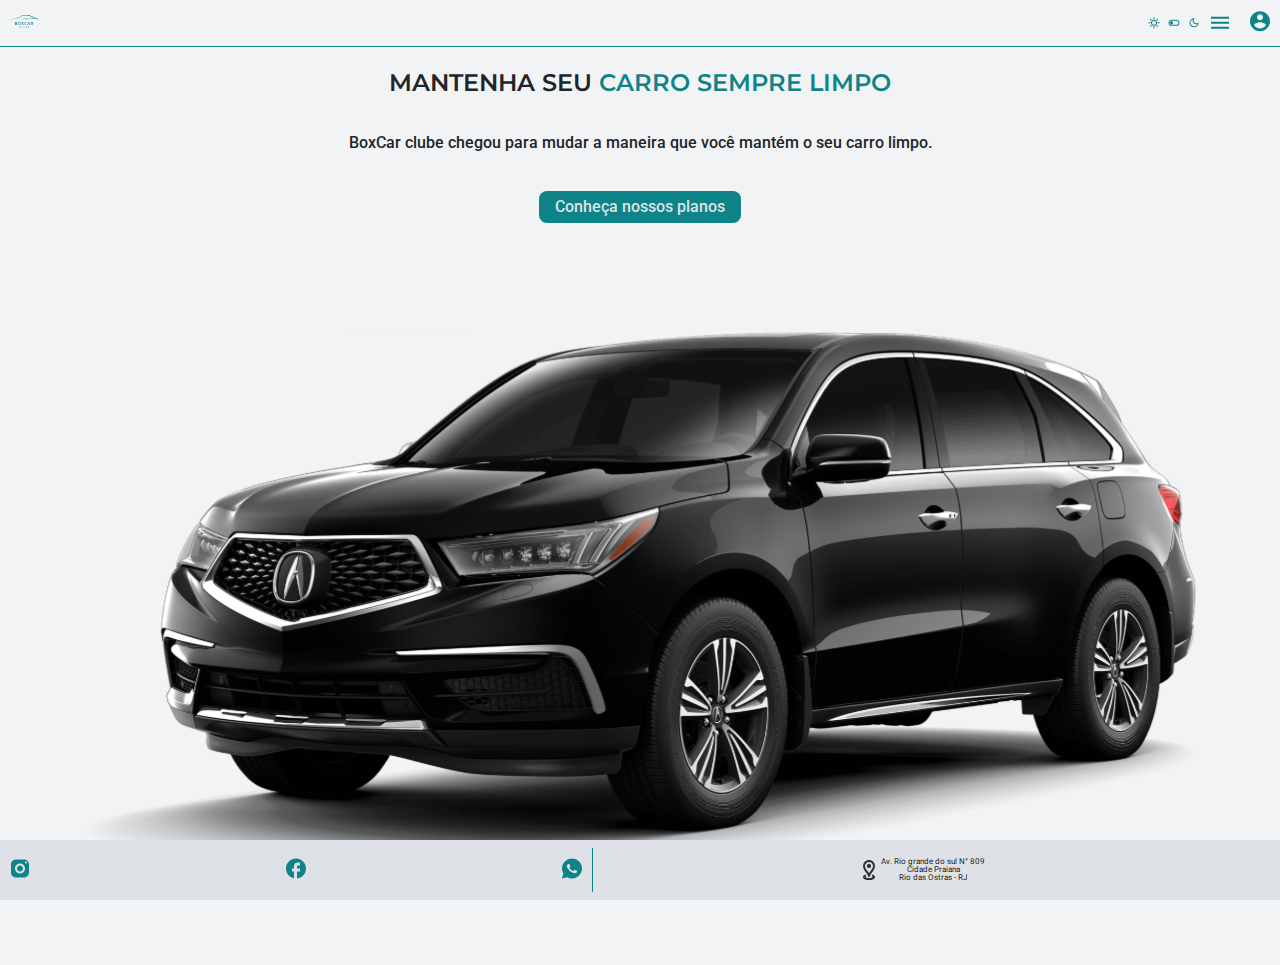
<file: index.html>
<!DOCTYPE html>
<html lang="pt-br">
<head>
    <meta charset="UTF-8">
    <meta name="viewport" content="width=device-width, initial-scale=1.0">
    <link rel="stylesheet" href="./styles/reset.css">
    <link rel="stylesheet" href="./styles/style.css">
    <title>BoxCar clube</title>
</head>
<body>
    <header>
        <a href="index.html"><img class="icon" src="./assets/boxcar_logo.svg" alt="Logo"></a>
        <nav id="navbar" class="hidden navbar">
            <ul class="navbar__links">
                <li><a class="active" href="index.html">Home</a></li>
                <li><a href="#">Planos</a></li>
                <li><a href="#">Contato</a></li>
            </ul>
        </nav>
        <div class="menu">
            <img id="theme" class="light" src="./assets/light_mode.svg" alt="">
            <img id="menuButton" class="icon" src="./assets/menu_icon.svg" alt="Menu">
            <a href="login.html"><img id="loginButton" class="icon" src="./assets/account_icon.svg" alt="Conta"></a>
        </div>
    </header>
    <main class="pag">
        <h1 class="title">MANTENHA SEU <strong>CARRO SEMPRE LIMPO</strong></h1>
        <h2 class="subtitle">BoxCar clube chegou para mudar a maneira que você mantém o seu carro limpo.</h2>
        <a class="buttons" href="#">Conheça nossos planos</a>
        <img class="carro" src="./assets/car.svg" alt="Imagem de um carro">

    </main>
    <footer class="rodape">
        <div class="social">
            <a href="#"><img src="./assets/Instagram.svg" alt=""></a>
            <a href="#"><img src="./assets/Facebook.svg" alt=""></a>
            <a href="#"><img src="./assets/WhatsApp.svg" alt=""></a>
        </div>
        <div class="address">
            <img id="address" src="./assets/distance.svg" alt="">
            <a class="location" href="#">Av. Rio grande do sul N° 809 <br>
                Cidade Praiana <br>
                Rio das Ostras - RJ</a>

        </div>

    </footer>
    <script src="main.js"></script>
</body>
</html>
</file>
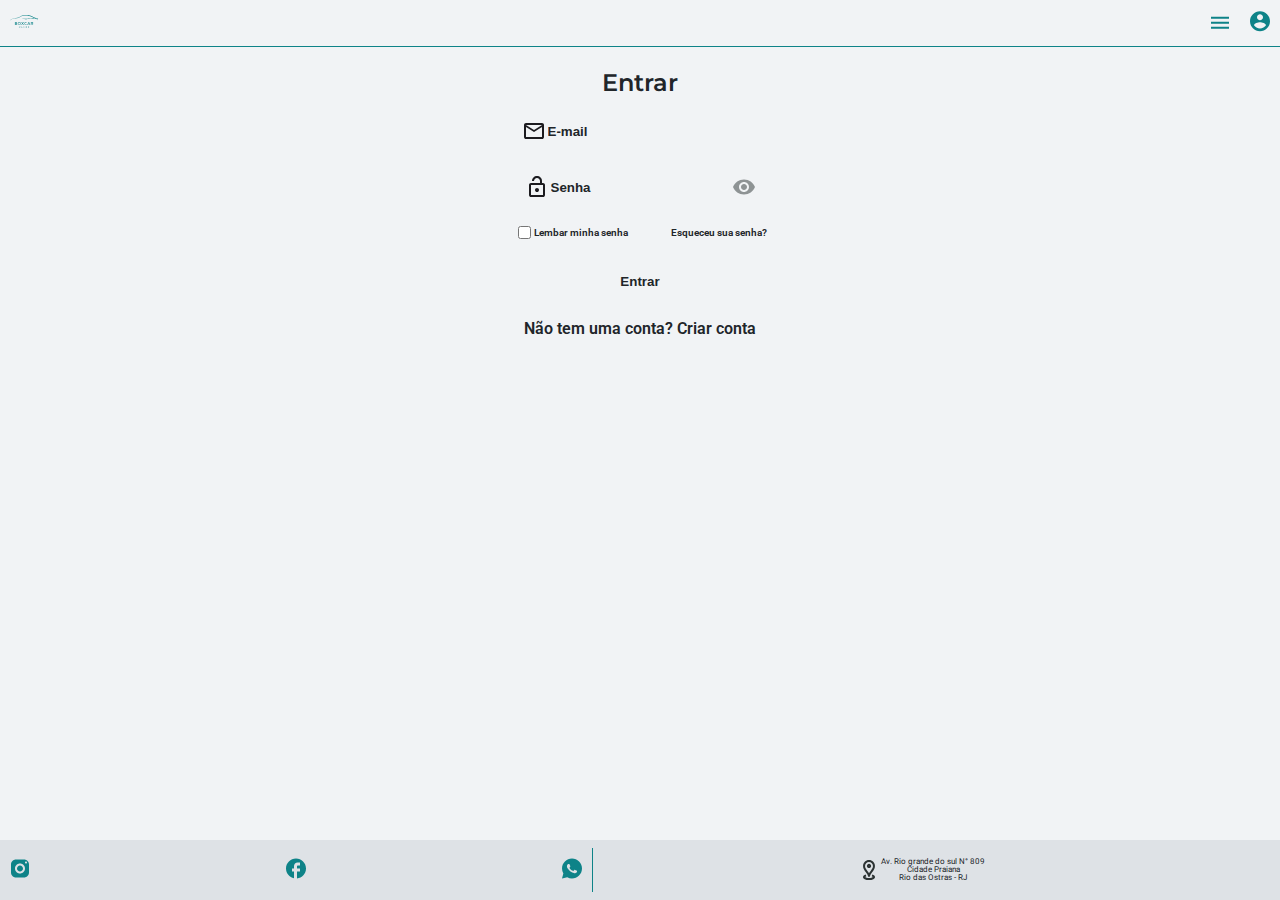
<file: login.html>
<!DOCTYPE html>
<html lang="pt-br">
<head>
    <meta charset="UTF-8">
    <meta name="viewport" content="width=device-width, initial-scale=1.0">
    <link rel="stylesheet" href="./styles/reset.css">
    <link rel="stylesheet" href="./styles/style.css">
    <title>BoxCar clube</title>
</head>
<body>
    <header>
        <a href="index.html"><img class="icon" src="./assets/boxcar_logo.svg" alt="Logo"></a>
        <nav id="navbar" class="hidden navbar">
            <ul class="navbar__links">
                <li><a class="active" href="index.html">Home</a></li>
                <li><a href="#">Planos</a></li>
                <li><a href="#">Contato</a></li>
            </ul>
        </nav>
        <div class="menu">
            <img id="menuButton" class="icon" src="./assets/menu_icon.svg" alt="Menu">
            <a href="login.html"><img id="loginButton" class="icon" src="./assets/account_icon.svg" alt="Conta"></a>
        </div>
    </header>
    <main class="pag">
        <div>
            <form action="">
                <h1 class="title">Entrar</h1>
                <div class="input-box">
                    <img src="./assets/mail_icon.svg" alt="">
                    <input class="email" type="email" name="" id="" placeholder="E-mail">
                </div>
                <div class="input-box">
                    <img src="./assets/password_icon.svg" alt="">
                    <input type="password" name="" id="senha" placeholder="Senha">
                    <img id="shomeMePassword" src="assets/show_me_password.svg" alt="">
                </div>
                <div class="option__password">
                <div class="option__password__checkbox">
                <input type="checkbox" name="" id=""> <h2 class="option__text">Lembar minha senha </h2>
                </div>
                <a class="option__text link" href="#">Esqueceu sua senha?</a>
                </div>
                <button class="entrar" type="submit">Entrar</button>
                <div>
                <h2 class="option__text destaque ">Não tem uma conta? <a class="option__text destaque link" href="#">Criar conta</a></h2>
                </div>
                
                
            </form>
        </div>
    </main>
    <footer class="rodape">
        <div class="social">
            <a href="#"><img src="./assets/Instagram.svg" alt=""></a>
            <a href="#"><img src="./assets/Facebook.svg" alt=""></a>
            <a href="#"><img src="./assets/WhatsApp.svg" alt=""></a>
        </div>
        <div class="address">
            <img src="./assets/distance.svg" alt="">
            <a class="location" href="#">Av. Rio grande do sul N° 809 <br>
                Cidade Praiana <br>
                Rio das Ostras - RJ</a>

        </div>

    </footer>
    <script src="main.js"></script>
</body>
</html>
</file>
<file: styles/style.css>
@import url(login.css);
@import url('https://fonts.googleapis.com/css2?family=Montserrat:wght@400;500;600;700;900&family=Roboto:wght@400;500;700;900&display=swap');

:root {
    --light: #F1F3F5;
    --dark: #212529;
    --green: #0E8388;
    --grey-light: #DEE2E6;
    --grey-dark: #343A40;

}

body {
    background-color: var(--light);
    font-family: 'Roboto', sans-serif;
    color: var(--dark);
    font-weight: 400;
    font-size: 16px;
}

header {
    display: flex;
    justify-content: space-between;
    align-items: center;
    border-bottom: 0.5px solid var(--green);
    position: absolute 0;
    min-width: 100%;
}

.icon {
    margin: 0.5rem;
}

.menu {
    display: flex;
}

.navbar {
    display: flex;
    align-items: center;
    justify-content: center;
    position: absolute;
    right: 0%;
    top: 3.9rem;
    background-color: var(--green);
    width: 50%;
    height: 40%;
    border-radius: 0.5rem 0 0 0.5rem;
    transition: all 0.5ms ease-in;
}

.hidden {
    display: none;
    transition: all 0.5ms ease-in;
}

.navbar__links {
    display: flex;
    flex-direction: column;
    align-items: center;
    gap: 2.5rem;
}

nav a {
    color: var(--light);
    font-weight: 500;
    font-size: 1.5rem;
}

nav a:hover {
    font-size: 1.8rem;
}

.active {
    color: var(--grey-dark);
}

.pag {
    display: flex;
    flex-direction: column;
    align-items: center;
    text-align: center;
    gap: 1.5rem;
    margin: 1.5rem 1rem;

}

.title {
    font-family: 'Montserrat', sans-serif;
    font-size: 1.5rem;
    font-weight: 600;
}

strong {
    color: var(--green);
}

.subtitle {
    margin: 1rem 0;
    font-weight: 500;

}

.buttons {
    color: #DEE2E6;
    padding: 0.5rem 1rem;
    border-radius: 0.5rem;
    background: var(--green);
    font-weight: 500;
}

.carro {
    max-width: 100%;
    width: 100%;
    height: auto;
}

.rodape {
    min-width: 100%;
    position: fixed;
    bottom: 0;
    left: 0;
    background-color: var(--grey-light);
    color: var(--dark);
    display: flex;
    align-items: center;
    text-align: center;
    padding: 0.5rem 0;
}

.social {
    display: flex;
    justify-content: space-between;
    padding: 8px;
    align-items: center;
    border-right: 1px solid var(--green);
    flex-basis: 45%;
}

.address {
    display: flex;
    align-items: center;
    justify-content: center;
    font-size: 0.5rem;
    flex-basis: 50%;
    padding: 8px;
}

.location {
    color: var(--dark);
}

@media (max-width: 640px) {

}
</file>
